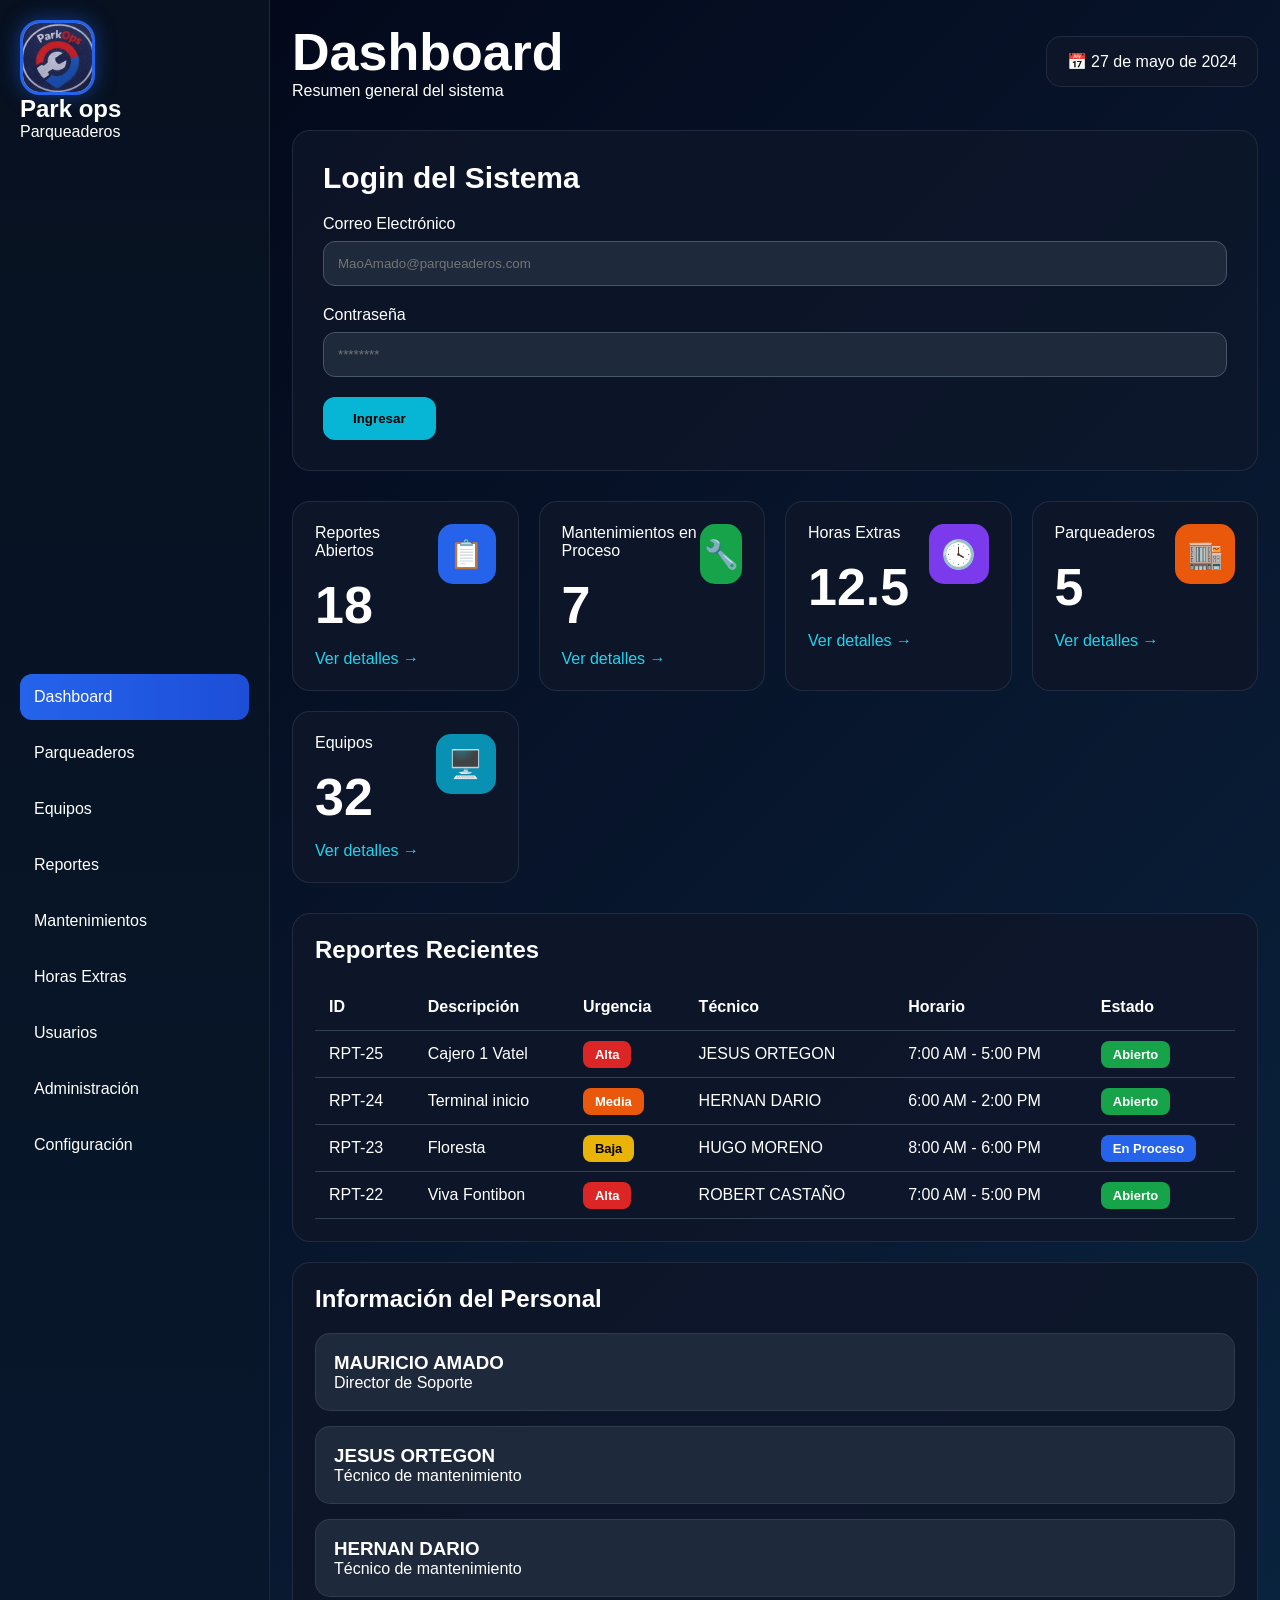
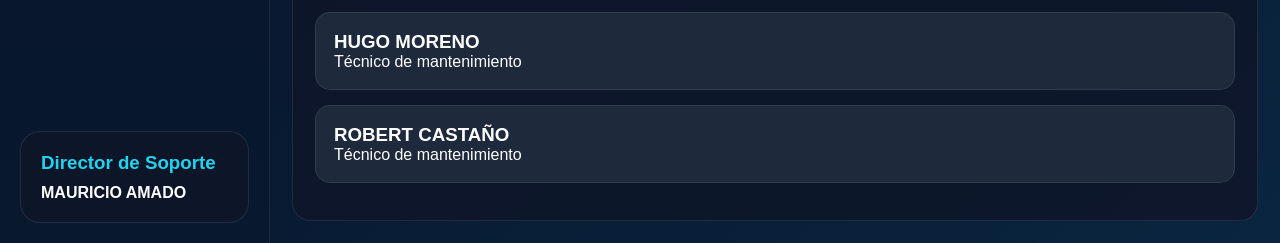
<file: diplomado/aplicacion.html>
<!-- ========================= -->
<!-- ARCHIVO: index.html -->
<!-- ========================= -->

<!DOCTYPE html>
<html lang="es">
<head>
    <meta charset="UTF-8">
    <meta name="viewport" content="width=device-width, initial-scale=1.0">
    <title>Park ops  - Parqueaderos</title>

    <link rel="stylesheet" href="colores.css">
</head>
<body>

    <!-- SIDEBAR -->
    <aside class="sidebar">
        <div>
            <div class="logo-box">
    <img src="logo.png" alt="ParkOps Logo">
</div>
                    <h2>Park ops</h2>
                    <p>Parqueaderos</p>
                </div>
            </div>

            <div class="menu">
                <div class="menu-item active">Dashboard</div>
                <div class="menu-item">Parqueaderos</div>
                <div class="menu-item">Equipos</div>
                <div class="menu-item">Reportes</div>
                <div class="menu-item">Mantenimientos</div>
                <div class="menu-item">Horas Extras</div>
                <div class="menu-item">Usuarios</div>
                <div class="menu-item">Administración</div>
                <div class="menu-item">Configuración</div>
            </div>
        </div>

        <div class="director-card">
            <h3>Director de Soporte</h3>
            <p><strong>MAURICIO AMADO</strong></p>

          
        </div>
    </aside>

    <!-- MAIN -->
    <main class="main">

        <div class="header">
            <div>
                <h1>Dashboard</h1>
                <p>Resumen general del sistema</p>
            </div>

            <div class="date-box">
                📅 27 de mayo de 2024
            </div>
        </div>

        <!-- LOGIN -->
        <section class="login-box">
            <h2>Login del Sistema</h2>

            <div class="form-group">
                <label>Correo Electrónico</label>
                <input type="email" placeholder="MaoAmado@parqueaderos.com">
            </div>

            <div class="form-group">
                <label>Contraseña</label>
                <input type="password" placeholder="********">
            </div>

            <button class="btn">Ingresar</button>
        </section>

        <!-- CARDS -->
        <section class="cards">

            <div class="card">
                <div class="card-header">
                    <div>
                        <p>Reportes Abiertos</p>
                        <h2>18</h2>
                    </div>
                    <div class="icon blue">📋</div>
                </div>
                <div class="details">Ver detalles →</div>
            </div>

            <div class="card">
                <div class="card-header">
                    <div>
                        <p>Mantenimientos en Proceso</p>
                        <h2>7</h2>
                    </div>
                    <div class="icon green">🔧</div>
                </div>
                <div class="details">Ver detalles →</div>
            </div>

            <div class="card">
                <div class="card-header">
                    <div>
                        <p>Horas Extras</p>
                        <h2>12.5</h2>
                    </div>
                    <div class="icon purple">🕓</div>
                </div>
                <div class="details">Ver detalles →</div>
            </div>

            <div class="card">
                <div class="card-header">
                    <div>
                        <p>Parqueaderos</p>
                        <h2>5</h2>
                    </div>
                    <div class="icon orange">🏬</div>
                </div>
                <div class="details">Ver detalles →</div>
            </div>

            <div class="card">
                <div class="card-header">
                    <div>
                        <p>Equipos</p>
                        <h2>32</h2>
                    </div>
                    <div class="icon cyan">🖥️</div>
                </div>
                <div class="details">Ver detalles →</div>
            </div>

        </section>

        <!-- TABLAS -->
        <section class="tables">

            <div class="table-box">
                <h2>Reportes Recientes</h2>

                <table>
                    <thead>
                        <tr>
                         <thead>
    <tr>
        <th>ID</th>
        <th>Descripción</th>
        <th>Urgencia</th>
        <th>Técnico</th>
        <th>Horario</th>
        <th>Estado</th>
    </tr>
</thead>

<tbody>

    <tr>
        <td>RPT-25</td>
        <td>Cajero 1 Vatel</td>
        <td><span class="badge alta">Alta</span></td>
        <td>JESUS ORTEGON</td>
        <td>7:00 AM - 5:00 PM</td>
        <td><span class="badge abierto">Abierto</span></td>
    </tr>

    <tr>
        <td>RPT-24</td>
        <td>Terminal inicio</td>
        <td><span class="badge media">Media</span></td>
        <td>HERNAN DARIO</td>
        <td>6:00 AM - 2:00 PM</td>
        <td><span class="badge abierto">Abierto</span></td>
    </tr>

    <tr>
        <td>RPT-23</td>
        <td>Floresta</td>
        <td><span class="badge baja">Baja</span></td>
        <td>HUGO MORENO</td>
        <td>8:00 AM - 6:00 PM</td>
        <td><span class="badge proceso">En Proceso</span></td>
    </tr>

    <tr>
        <td>RPT-22</td>
        <td>Viva Fontibon</td>
        <td><span class="badge alta">Alta</span></td>
        <td>ROBERT CASTAÑO</td>
        <td>7:00 AM - 5:00 PM</td>
        <td><span class="badge abierto">Abierto</span></td>
    </tr>

<!-- </tbody> -->
                </table>
            </div>

            <div class="table-box">
                <h2>Información del Personal</h2>

                <div class="staff-card">
                    <h3>MAURICIO AMADO</h3>
                    <p>Director de Soporte</p>
                </div>

                <div class="staff-card">
                    <h3>JESUS ORTEGON</h3>
                    <p>Técnico de mantenimiento</p>
                </div>

                <div class="staff-card">
                    <h3>HERNAN DARIO</h3>
                    <p>Técnico de mantenimiento</p>
                </div>

                <div class="staff-card">
                    <h3>HUGO MORENO</h3>
                    <p>Técnico de mantenimiento</p>
                </div>

                <div class="staff-card">
                    <h3>ROBERT CASTAÑO</h3>
                    <p>Técnico de mantenimiento</p>
                </div>
            </div>

        </section>

    </main>

</body>
</html>
</file>
<file: diplomado/colores.css>
/* ========================= */
/* ARCHIVO: styles.css */
/* ========================= */

* {
    margin: 0;
    padding: 0;
    box-sizing: border-box;
    font-family: Arial, Helvetica, sans-serif;
}

body {
    background: linear-gradient(135deg, #020617 0%, #071329 40%, #0a2540 100%);
    color: white;
    display: flex;
    min-height: 100vh;
}

.sidebar {
    width: 270px;
    background: linear-gradient(180deg, #071120 0%, #08182d 100%);
    border-right: 1px solid #1e293b;
    display: flex;
    flex-direction: column;
    justify-content: space-between;
    padding: 20px;
}

.logo {
    display: flex;
    align-items: center;
    gap: 15px;
    margin-bottom: 30px;
}

.logo-box {
    width: 75px;
    height: 75px;
    border-radius: 20px;
    overflow: hidden;
    background: white;
    display: flex;
    align-items: center;
    justify-content: center;
    border: 3px solid #2563eb;
    box-shadow: 0 0 20px rgba(37, 99, 235, 0.5);
}

.logo-box img {
    width: 100%;
    height: 100%;
    object-fit: cover;
}
.menu {
    display: flex;
    flex-direction: column;
    gap: 10px;
}

.menu-item {
    padding: 14px;
    border-radius: 12px;
    cursor: pointer;
    transition: 0.3s;
}

.menu-item:hover,
.active {
    background: linear-gradient(90deg, #2563eb, #1d4ed8);
}

.director-card {
    background: rgba(15, 23, 42, 0.9);
    border: 1px solid rgba(148, 163, 184, 0.15);
    border-radius: 20px;
    padding: 20px;
    margin-top: 30px;
}

.director-card h3 {
    margin-bottom: 10px;
    color: #22d3ee;
}

.tecnico {
    background: #1e293b;
    padding: 10px;
    border-radius: 10px;
    margin-top: 10px;
}

.main {
    flex: 1;
    padding: 22px;
}

.header {
    display: flex;
    justify-content: space-between;
    align-items: center;
    margin-bottom: 30px;
}

.header h1 {
    font-size: 52px;
    font-weight: bold;
}

.date-box {
    background: rgba(15, 23, 42, 0.9);
    padding: 15px 20px;
    border-radius: 15px;
    border: 1px solid rgba(148, 163, 184, 0.15);
}

.login-box {
    background: rgba(15, 23, 42, 0.75);
    border: 1px solid rgba(148, 163, 184, 0.15);
    border-radius: 18px;
    padding: 30px;
    margin-bottom: 30px;
}

.login-box h2 {
    margin-bottom: 20px;
    font-size: 30px;
}

.form-group {
    margin-bottom: 20px;
}

.form-group label {
    display: block;
    margin-bottom: 8px;
}

.form-group input {
    width: 100%;
    padding: 14px;
    border-radius: 12px;
    border: 1px solid #475569;
    background: #1e293b;
    color: white;
}

.btn {
    background: #06b6d4;
    color: black;
    padding: 14px 30px;
    border: none;
    border-radius: 12px;
    font-weight: bold;
    cursor: pointer;
}

.cards {
    display: grid;
    grid-template-columns: repeat(auto-fit, minmax(220px, 1fr));
    gap: 20px;
    margin-bottom: 30px;
}

.card {
    background: rgba(15, 23, 42, 0.9);
    border: 1px solid rgba(148, 163, 184, 0.15);
    border-radius: 18px;
    padding: 22px;
}

.card-header {
    display: flex;
    justify-content: space-between;
}

.icon {
    width: 60px;
    height: 60px;
    border-radius: 15px;
    display: flex;
    align-items: center;
    justify-content: center;
    font-size: 28px;
}

.blue { background: #2563eb; }
.green { background: #16a34a; }
.purple { background: #7c3aed; }
.orange { background: #ea580c; }
.cyan { background: #0891b2; }

.card h2 {
    font-size: 52px;
    font-weight: bold;
    margin-top: 15px;
}

.details {
    margin-top: 15px;
    color: #22d3ee;
}

.tables {
    display: grid;
    grid-template-columns: repeat(auto-fit, minmax(500px, 1fr));
    gap: 20px;
}

.table-box {
    background: rgba(15, 23, 42, 0.9);
    border: 1px solid rgba(148, 163, 184, 0.15);
    border-radius: 18px;
    padding: 22px;
}

.table-box h2 {
    margin-bottom: 20px;
}

table {
    width: 100%;
    border-collapse: collapse;
}

th, td {
    padding: 14px;
    text-align: left;
    border-bottom: 1px solid #334155;
}

.badge {
    padding: 6px 12px;
    border-radius: 8px;
    font-size: 13px;
    font-weight: bold;
}

.alta { background: #dc2626; }
.media { background: #ea580c; }
.baja { background: #eab308; color: black; }
.abierto { background: #16a34a; }
.proceso { background: #2563eb; }

.staff-card {
    background: #1e293b;
    padding: 18px;
    border-radius: 15px;
    margin-bottom: 15px;
    border: 1px solid rgba(148, 163, 184, 0.15);
}

@media(max-width: 900px) {
    body {
        flex-direction: column;
    }

    .sidebar {
        width: 100%;
    }

    .tables {
        grid-template-columns: 1fr;
    }
}
</file>
